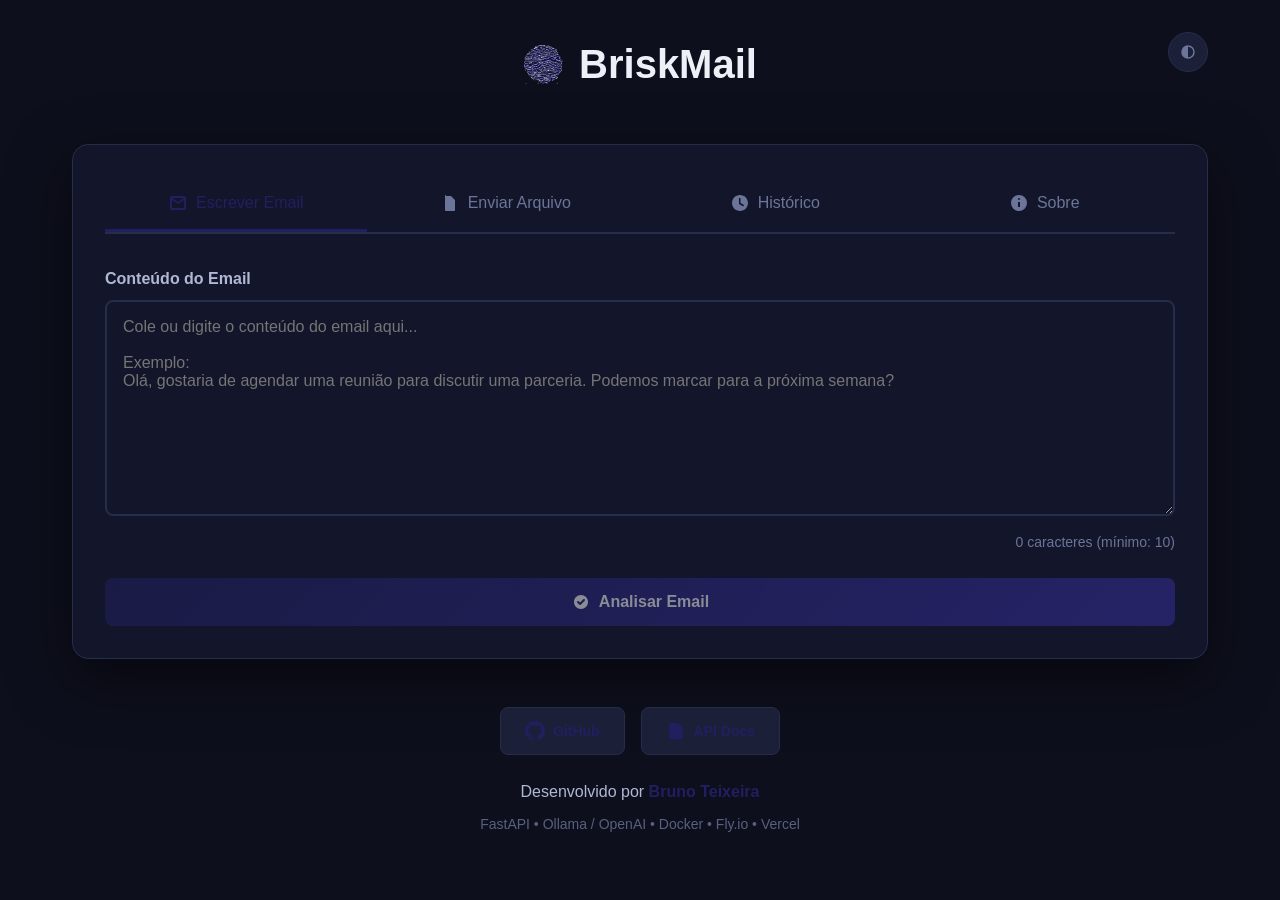
<file: frontend/index.html>
<!DOCTYPE html>
<html lang="pt-BR">
<head>
    <meta charset="UTF-8">
    <meta name="viewport" content="width=device-width, initial-scale=1.0">
    <title>BriskMail - Análise Inteligente de Emails com IA</title>
    <link rel="icon" type="image/png" href="assets/icon.png">
    <link rel="stylesheet" href="css/style.css">
</head>
<body>
    <div class="container">
        <!-- Header -->
        <header class="header">
            <button class="theme-toggle" id="themeToggle" aria-label="Alternar tema claro/escuro">
                <svg id="themeIcon" width="18" height="18" viewBox="0 0 24 24" fill="currentColor" aria-hidden="true">
                    <path d="M12 3a9 9 0 1 0 0 18A9 9 0 0 0 12 3zm0 2a7 7 0 0 1 0 14V5z"/>
                </svg>
            </button>
            <div class="logo">
                <img src="assets/icon.png" width="40" height="40" alt="BriskMail logo">
                <h1>BriskMail</h1>
            </div>
        </header>

        <!-- Main Content -->
        <main class="main-content">
            <!-- Input Section -->
            <section class="input-section">
                <div class="tabs" role="tablist">
                    <button class="tab active" data-tab="text" id="tab-text" role="tab" aria-selected="true" aria-controls="text-tab">
                        <svg width="20" height="20" viewBox="0 0 20 20" fill="currentColor" aria-hidden="true">
                            <path d="M2 5C2 3.89543 2.89543 3 4 3H16C17.1046 3 18 3.89543 18 5V15C18 16.1046 17.1046 17 16 17H4C2.89543 17 2 16.1046 2 15V5ZM4 7V15H16V7L10 11L4 7ZM16 5H4L10 9L16 5Z"/>
                        </svg>
                        Escrever Email
                    </button>
                    <button class="tab" data-tab="file" id="tab-file" role="tab" aria-selected="false" aria-controls="file-tab">
                        <svg width="20" height="20" viewBox="0 0 20 20" fill="currentColor" aria-hidden="true">
                            <path d="M6 2C5.44772 2 5 2.44772 5 3V17C5 17.5523 5.44772 18 6 18H14C14.5523 18 15 17.5523 15 17V7.41421C15 7.149 14.8946 6.89464 14.7071 6.70711L11.2929 3.29289C11.1054 3.10536 10.851 3 10.5858 3H6ZM10 4V7H13L10 4Z"/>
                        </svg>
                        Enviar Arquivo
                    </button>
                    <button class="tab" data-tab="history" id="tab-history" role="tab" aria-selected="false" aria-controls="history-tab">
                        <svg width="20" height="20" viewBox="0 0 20 20" fill="currentColor" aria-hidden="true">
                            <path d="M10 18C5.58172 18 2 14.4183 2 10C2 5.58172 5.58172 2 10 2C14.4183 2 18 5.58172 18 10C18 14.4183 14.4183 18 10 18ZM9 5V11L13.2 13.4L14 12L10.5 10V5H9Z"/>
                        </svg>
                        Histórico
                    </button>
                    <button class="tab" data-tab="about" id="tab-about" role="tab" aria-selected="false" aria-controls="about-tab">
                        <svg width="20" height="20" viewBox="0 0 20 20" fill="currentColor" aria-hidden="true">
                            <path d="M10 2a8 8 0 1 0 0 16A8 8 0 0 0 10 2zm0 3a1 1 0 1 1 0 2 1 1 0 0 1 0-2zm-1 4h2v5H9V9z"/>
                        </svg>
                        Sobre
                    </button>
                </div>

                <!-- Text Input -->
                <div class="tab-content active" id="text-tab" role="tabpanel" aria-labelledby="tab-text">
                    <div class="form-group">
                        <label for="emailText">Conteúdo do Email</label>
                        <textarea
                            id="emailText"
                            placeholder="Cole ou digite o conteúdo do email aqui...&#10;&#10;Exemplo:&#10;Olá, gostaria de agendar uma reunião para discutir uma parceria. Podemos marcar para a próxima semana?"
                            rows="10"
                        ></textarea>
                        <div class="char-count">
                            <span id="charCount">0</span> caracteres (mínimo: 10)
                        </div>
                    </div>
                    <button class="btn btn-primary" id="classifyTextBtn" disabled>
                        <svg width="20" height="20" viewBox="0 0 20 20" fill="currentColor" aria-hidden="true">
                            <path d="M10 3C6.13401 3 3 6.13401 3 10C3 13.866 6.13401 17 10 17C13.866 17 17 13.866 17 10C17 6.13401 13.866 3 10 3ZM13.7071 8.70711L9.70711 12.7071C9.31658 13.0976 8.68342 13.0976 8.29289 12.7071L6.29289 10.7071C5.90237 10.3166 5.90237 9.68342 6.29289 9.29289C6.68342 8.90237 7.31658 8.90237 7.70711 9.29289L9 10.5858L12.2929 7.29289C12.6834 6.90237 13.3166 6.90237 13.7071 7.29289C14.0976 7.68342 14.0976 8.31658 13.7071 8.70711Z"/>
                        </svg>
                        Analisar Email
                    </button>
                </div>

                <!-- File Upload -->
                <div class="tab-content" id="file-tab" role="tabpanel" aria-labelledby="tab-file">
                    <div class="upload-area" id="uploadArea" tabindex="0" role="button" aria-label="Área de upload. Pressione Enter ou Espaço para selecionar um arquivo">
                        <svg width="48" height="48" viewBox="0 0 48 48" fill="none" aria-hidden="true">
                            <path d="M24 14V34M24 14L18 20M24 14L30 20M14 34H34M8 40H40C41.1046 40 42 39.1046 42 38V10C42 8.89543 41.1046 8 40 8H8C6.89543 8 6 8.89543 6 10V38C6 39.1046 6.89543 40 8 40Z" stroke="currentColor" stroke-width="2" stroke-linecap="round"/>
                        </svg>
                        <p class="upload-text">Arraste um arquivo ou clique para selecionar</p>
                        <p class="upload-hint">Formatos aceitos: .txt, .eml, .pdf (máx. 5MB)</p>
                        <input type="file" id="fileInput" accept=".txt,.eml,.pdf" hidden>
                    </div>
                    <div class="selected-file" id="selectedFile"></div>
                    <button class="btn btn-primary" id="classifyFileBtn" disabled>
                        <svg width="20" height="20" viewBox="0 0 20 20" fill="currentColor" aria-hidden="true">
                            <path d="M10 3C6.13401 3 3 6.13401 3 10C3 13.866 6.13401 17 10 17C13.866 17 17 13.866 17 10C17 6.13401 13.866 3 10 3ZM13.7071 8.70711L9.70711 12.7071C9.31658 13.0976 8.68342 13.0976 8.29289 12.7071L6.29289 10.7071C5.90237 10.3166 5.90237 9.68342 6.29289 9.29289C6.68342 8.90237 7.31658 8.90237 7.70711 9.29289L9 10.5858L12.2929 7.29289C12.6834 6.90237 13.3166 6.90237 13.7071 7.29289C14.0976 7.68342 14.0976 8.31658 13.7071 8.70711Z"/>
                        </svg>
                        Analisar Arquivo
                    </button>
                </div>

                <!-- History Tab -->
                <div class="tab-content" id="history-tab" role="tabpanel" aria-labelledby="tab-history">
                    <div class="history-header">
                        <h3>Histórico de Classificações</h3>
                        <button class="btn-clear-history" id="clearHistoryBtn">
                            <svg width="16" height="16" viewBox="0 0 16 16" fill="currentColor" aria-hidden="true">
                                <path d="M5.5 5.5A.5.5 0 0 1 6 6v6a.5.5 0 0 1-1 0V6a.5.5 0 0 1 .5-.5zm2.5 0a.5.5 0 0 1 .5.5v6a.5.5 0 0 1-1 0V6a.5.5 0 0 1 .5-.5zm3 .5a.5.5 0 0 0-1 0v6a.5.5 0 0 0 1 0V6z"/>
                                <path fill-rule="evenodd" d="M14.5 3a1 1 0 0 1-1 1H13v9a2 2 0 0 1-2 2H5a2 2 0 0 1-2-2V4h-.5a1 1 0 0 1-1-1V2a1 1 0 0 1 1-1H6a1 1 0 0 1 1-1h2a1 1 0 0 1 1 1h3.5a1 1 0 0 1 1 1v1zM4.118 4 4 4.059V13a1 1 0 0 0 1 1h6a1 1 0 0 0 1-1V4.059L11.882 4H4.118zM2.5 3V2h11v1h-11z"/>
                            </svg>
                            Limpar Histórico
                        </button>
                    </div>
                    <div class="history-list" id="historyList">
                        <div class="empty-history">
                            <svg width="64" height="64" viewBox="0 0 64 64" fill="none" aria-hidden="true">
                                <path d="M32 56C45.2548 56 56 45.2548 56 32C56 18.7452 45.2548 8 32 8C18.7452 8 8 18.7452 8 32C8 45.2548 18.7452 56 32 56Z" stroke="currentColor" stroke-width="3" stroke-linecap="round"/>
                                <path d="M30 20V34L40 42" stroke="currentColor" stroke-width="3" stroke-linecap="round"/>
                            </svg>
                            <p>Nenhuma análise ainda</p>
                            <p class="empty-hint">Analise emails para ver o histórico aqui</p>
                        </div>
                    </div>
                </div>

                <!-- About Tab -->
                <div class="tab-content" id="about-tab" role="tabpanel" aria-labelledby="tab-about">

                    <!-- Hero -->
                    <div class="about-section about-hero">
                        <img src="assets/icon.png" width="48" height="48" alt="BriskMail logo" class="about-hero-logo">
                        <h2 class="about-hero-title">BriskMail</h2>
                        <p class="about-hero-description">
                            Envie um email por texto ou arquivo e receba em segundos um <strong>resumo inteligente</strong>,
                            a <strong>categoria</strong> e <strong>prioridade</strong> do email, e
                            <strong>sugestões de resposta contextuais</strong> geradas por IA —
                            tudo sem sair do navegador. Suporta português e inglês.
                        </p>
                    </div>

                    <!-- Como funciona -->
                    <div class="about-section">
                        <h3 class="about-section-title">Como funciona</h3>
                        <div class="about-steps">
                            <div class="about-step">
                                <div class="about-step-number">1</div>
                                <div class="about-step-body">
                                    <svg width="24" height="24" viewBox="0 0 20 20" fill="currentColor" aria-hidden="true" class="about-step-icon">
                                        <path d="M2 5C2 3.89543 2.89543 3 4 3H16C17.1046 3 18 3.89543 18 5V15C18 16.1046 17.1046 17 16 17H4C2.89543 17 2 16.1046 2 15V5ZM4 7V15H16V7L10 11L4 7ZM16 5H4L10 9L16 5Z"/>
                                    </svg>
                                    <p class="about-step-title">Envie o email</p>
                                    <p class="about-step-description">Escreva diretamente na aba de texto ou carregue um arquivo <code>.txt</code>, <code>.eml</code> ou <code>.pdf</code> de até 5 MB.</p>
                                </div>
                            </div>
                            <div class="about-step">
                                <div class="about-step-number">2</div>
                                <div class="about-step-body">
                                    <svg width="24" height="24" viewBox="0 0 20 20" fill="currentColor" aria-hidden="true" class="about-step-icon">
                                        <path d="M10 2a8 8 0 1 0 0 16A8 8 0 0 0 10 2zm0 3a1 1 0 1 1 0 2 1 1 0 0 1 0-2zm-1 4h2v5H9V9z"/>
                                    </svg>
                                    <p class="about-step-title">IA analisa</p>
                                    <p class="about-step-description">Um modelo de linguagem lê o email, identifica a categoria, avalia a prioridade e decide se é necessário responder.</p>
                                </div>
                            </div>
                            <div class="about-step">
                                <div class="about-step-number">3</div>
                                <div class="about-step-body">
                                    <svg width="24" height="24" viewBox="0 0 20 20" fill="currentColor" aria-hidden="true" class="about-step-icon">
                                        <path d="M10 3C6.13401 3 3 6.13401 3 10C3 13.866 6.13401 17 10 17C13.866 17 17 13.866 17 10C17 6.13401 13.866 3 10 3ZM13.7071 8.70711L9.70711 12.7071C9.31658 13.0976 8.68342 13.0976 8.29289 12.7071L6.29289 10.7071C5.90237 10.3166 5.90237 9.68342 6.29289 9.29289C6.68342 8.90237 7.31658 8.90237 7.70711 9.29289L9 10.5858L12.2929 7.29289C12.6834 6.90237 13.3166 6.90237 13.7071 7.29289C14.0976 7.68342 14.0976 8.31658 13.7071 8.70711Z"/>
                                    </svg>
                                    <p class="about-step-title">Veja o resultado</p>
                                    <p class="about-step-description">Receba o resumo, a categoria, a prioridade e sugestões de resposta prontas para copiar — tudo gerado a partir do contexto real do email.</p>
                                </div>
                            </div>
                        </div>
                    </div>

                    <!-- Stack tecnológico -->
                    <div class="about-section">
                        <h3 class="about-section-title">Tecnologias</h3>
                        <div class="about-stack">
                            <div class="about-stack-item">
                                <svg width="20" height="20" viewBox="0 0 24 24" fill="currentColor" aria-hidden="true" class="about-stack-icon">
                                    <path d="M12 2L2 7l10 5 10-5-10-5zM2 17l10 5 10-5M2 12l10 5 10-5"/>
                                </svg>
                                <div>
                                    <p class="about-stack-name">FastAPI</p>
                                    <p class="about-stack-description">Backend REST API em Python</p>
                                </div>
                            </div>
                            <div class="about-stack-item">
                                <svg width="20" height="20" viewBox="0 0 24 24" fill="currentColor" aria-hidden="true" class="about-stack-icon">
                                    <path d="M12 2a10 10 0 1 0 0 20A10 10 0 0 0 12 2zm0 3a1 1 0 1 1 0 2 1 1 0 0 1 0-2zm-1 4h2v8h-2z"/>
                                </svg>
                                <div>
                                    <p class="about-stack-name">Ollama / OpenAI</p>
                                    <p class="about-stack-description">Modelos de linguagem para análise de emails</p>
                                </div>
                            </div>
                            <div class="about-stack-item">
                                <svg width="20" height="20" viewBox="0 0 24 24" fill="currentColor" aria-hidden="true" class="about-stack-icon">
                                    <path d="M22 12.5c0-.28-.28-.5-.62-.5H20v-1.5A1.5 1.5 0 0 0 18.5 9H13V7h1.5A.5.5 0 0 0 15 6.5v-2a.5.5 0 0 0-.5-.5h-5a.5.5 0 0 0-.5.5v2a.5.5 0 0 0 .5.5H11v2H5.5A1.5 1.5 0 0 0 4 10.5V12H2.62c-.34 0-.62.22-.62.5v4c0 .28.28.5.62.5H4v.5A1.5 1.5 0 0 0 5.5 19h13a1.5 1.5 0 0 0 1.5-1.5V17h1.38c.34 0 .62-.22.62-.5v-4z"/>
                                </svg>
                                <div>
                                    <p class="about-stack-name">Docker</p>
                                    <p class="about-stack-description">Containerização do serviço</p>
                                </div>
                            </div>
                            <div class="about-stack-item">
                                <svg width="20" height="20" viewBox="0 0 24 24" fill="currentColor" aria-hidden="true" class="about-stack-icon">
                                    <path d="M3 3h18v18H3V3zm16 16V5H5v14h14z"/>
                                </svg>
                                <div>
                                    <p class="about-stack-name">Fly.io</p>
                                    <p class="about-stack-description">Hospedagem da API em produção</p>
                                </div>
                            </div>
                            <div class="about-stack-item">
                                <svg width="20" height="20" viewBox="0 0 24 24" fill="currentColor" aria-hidden="true" class="about-stack-icon">
                                    <path d="M12 2L1 21h22L12 2zm0 4l8.5 15h-17L12 6z"/>
                                </svg>
                                <div>
                                    <p class="about-stack-name">Vercel</p>
                                    <p class="about-stack-description">Hospedagem do frontend</p>
                                </div>
                            </div>
                            <div class="about-stack-item">
                                <svg width="20" height="20" viewBox="0 0 24 24" fill="currentColor" aria-hidden="true" class="about-stack-icon">
                                    <path d="M14 2H6a2 2 0 0 0-2 2v16a2 2 0 0 0 2 2h12a2 2 0 0 0 2-2V8l-6-6zm-1 1.5L18.5 9H13V3.5zM6 20V4h5v7h7v9H6z"/>
                                </svg>
                                <div>
                                    <p class="about-stack-name">Vanilla JS</p>
                                    <p class="about-stack-description">Interface leve, sem framework</p>
                                </div>
                            </div>
                        </div>
                    </div>

                    <!-- Autor -->
                    <div class="about-section about-author">
                        <svg width="48" height="48" viewBox="0 0 48 48" fill="none" aria-hidden="true" class="about-author-avatar">
                            <rect width="48" height="48" rx="24" fill="url(#gradient-author)"/>
                            <path d="M24 14a5 5 0 1 1 0 10 5 5 0 0 1 0-10zm0 12c7 0 12 3.13 12 7v1H12v-1c0-3.87 5-7 12-7z" fill="white"/>
                            <defs>
                                <linearGradient id="gradient-author" x1="0" y1="0" x2="48" y2="48">
                                    <stop stop-color="#211f60"/>
                                    <stop offset="1" stop-color="#3730a3"/>
                                </linearGradient>
                            </defs>
                        </svg>
                        <p class="about-author-label">Desenvolvido por</p>
                        <p class="about-author-name">Bruno Teixeira</p>
                        <div class="about-links">
                            <a href="https://github.com/Brunotlps/email-classifier" target="_blank" rel="noopener noreferrer" class="footer-btn">
                                <svg width="18" height="18" fill="currentColor" viewBox="0 0 24 24" aria-hidden="true">
                                    <path d="M12 0c-6.626 0-12 5.373-12 12 0 5.302 3.438 9.8 8.207 11.387.599.111.793-.261.793-.577v-2.234c-3.338.726-4.033-1.416-4.033-1.416-.546-1.387-1.333-1.756-1.333-1.756-1.089-.745.083-.729.083-.729 1.205.084 1.839 1.237 1.839 1.237 1.07 1.834 2.807 1.304 3.492.997.107-.775.418-1.305.762-1.604-2.665-.305-5.467-1.334-5.467-5.931 0-1.311.469-2.381 1.236-3.221-.124-.303-.535-1.524.117-3.176 0 0 1.008-.322 3.301 1.23.957-.266 1.983-.399 3.003-.404 1.02.005 2.047.138 3.006.404 2.291-1.552 3.297-1.23 3.297-1.23.653 1.653.242 2.874.118 3.176.77.84 1.235 1.911 1.235 3.221 0 4.609-2.807 5.624-5.479 5.921.43.372.823 1.102.823 2.222v3.293c0 .319.192.694.801.576 4.765-1.589 8.199-6.086 8.199-11.386 0-6.627-5.373-12-12-12z"/>
                                </svg>
                                GitHub
                            </a>
                            <a href="https://email-classifier-api.fly.dev/docs" target="_blank" rel="noopener noreferrer" class="footer-btn">
                                <svg width="18" height="18" fill="currentColor" viewBox="0 0 24 24" aria-hidden="true">
                                    <path d="M14 2H6a2 2 0 0 0-2 2v16a2 2 0 0 0 2 2h12a2 2 0 0 0 2-2V8l-6-6z"/>
                                    <path d="M14 2v6h6M16 13H8M16 17H8M10 9H8"/>
                                </svg>
                                API Docs
                            </a>
                        </div>
                    </div>

                </div>
            </section>

            <!-- Error Banner -->
            <div class="error-banner" id="errorBanner">
                <span id="errorMessage"></span>
                <button class="error-close" id="errorClose">&times;</button>
            </div>

            <!-- Loading Spinner -->
            <div class="loading" id="loading">
                <div class="spinner"></div>
                <p>Analisando email com IA...</p>
            </div>

            <!-- Result Section -->
            <section class="result-section" id="resultSection">
                <div class="result-card">
                    <div class="result-header">
                        <h2>Análise do Email</h2>
                        <span class="badge category-badge" id="categoryBadge"></span>
                    </div>

                    <div class="result-meta">
                        <span class="priority-tag" id="priorityTag"></span>
                        <span class="action-tag" id="actionTag"></span>
                    </div>

                    <div class="reasoning">
                        <h3>Resumo</h3>
                        <p id="summaryText"></p>
                    </div>

                    <!-- Suggestions -->
                    <div class="suggestions" id="suggestionsContainer"></div>
                </div>
            </section>
        </main>

        <!-- Footer -->
        <footer class="footer">
            <div class="footer-links">
                <a href="https://github.com/Brunotlps/email-classifier" target="_blank" rel="noopener noreferrer" class="footer-btn">
                    <svg width="20" height="20" fill="currentColor" viewBox="0 0 24 24" aria-hidden="true">
                        <path d="M12 0c-6.626 0-12 5.373-12 12 0 5.302 3.438 9.8 8.207 11.387.599.111.793-.261.793-.577v-2.234c-3.338.726-4.033-1.416-4.033-1.416-.546-1.387-1.333-1.756-1.333-1.756-1.089-.745.083-.729.083-.729 1.205.084 1.839 1.237 1.839 1.237 1.07 1.834 2.807 1.304 3.492.997.107-.775.418-1.305.762-1.604-2.665-.305-5.467-1.334-5.467-5.931 0-1.311.469-2.381 1.236-3.221-.124-.303-.535-1.524.117-3.176 0 0 1.008-.322 3.301 1.23.957-.266 1.983-.399 3.003-.404 1.02.005 2.047.138 3.006.404 2.291-1.552 3.297-1.23 3.297-1.23.653 1.653.242 2.874.118 3.176.77.84 1.235 1.911 1.235 3.221 0 4.609-2.807 5.624-5.479 5.921.43.372.823 1.102.823 2.222v3.293c0 .319.192.694.801.576 4.765-1.589 8.199-6.086 8.199-11.386 0-6.627-5.373-12-12-12z"/>
                    </svg>
                    GitHub
                </a>

                <a href="https://email-classifier-api.fly.dev/docs" target="_blank" rel="noopener noreferrer" class="footer-btn">
                    <svg width="20" height="20" fill="currentColor" viewBox="0 0 24 24" aria-hidden="true">
                        <path d="M14 2H6a2 2 0 0 0-2 2v16a2 2 0 0 0 2 2h12a2 2 0 0 0 2-2V8l-6-6z"/>
                        <path d="M14 2v6h6M16 13H8M16 17H8M10 9H8"/>
                    </svg>
                    API Docs
                </a>
            </div>
            
            <p>Desenvolvido por <a href="https://github.com/Brunotlps" target="_blank" rel="noopener noreferrer">Bruno Teixeira</a></p>
            <p class="tech-stack">FastAPI • Ollama / OpenAI • Docker • Fly.io • Vercel</p>
        </footer>
    </div>

    <script src="js/app.js"></script>
</body>
</html>
</file>
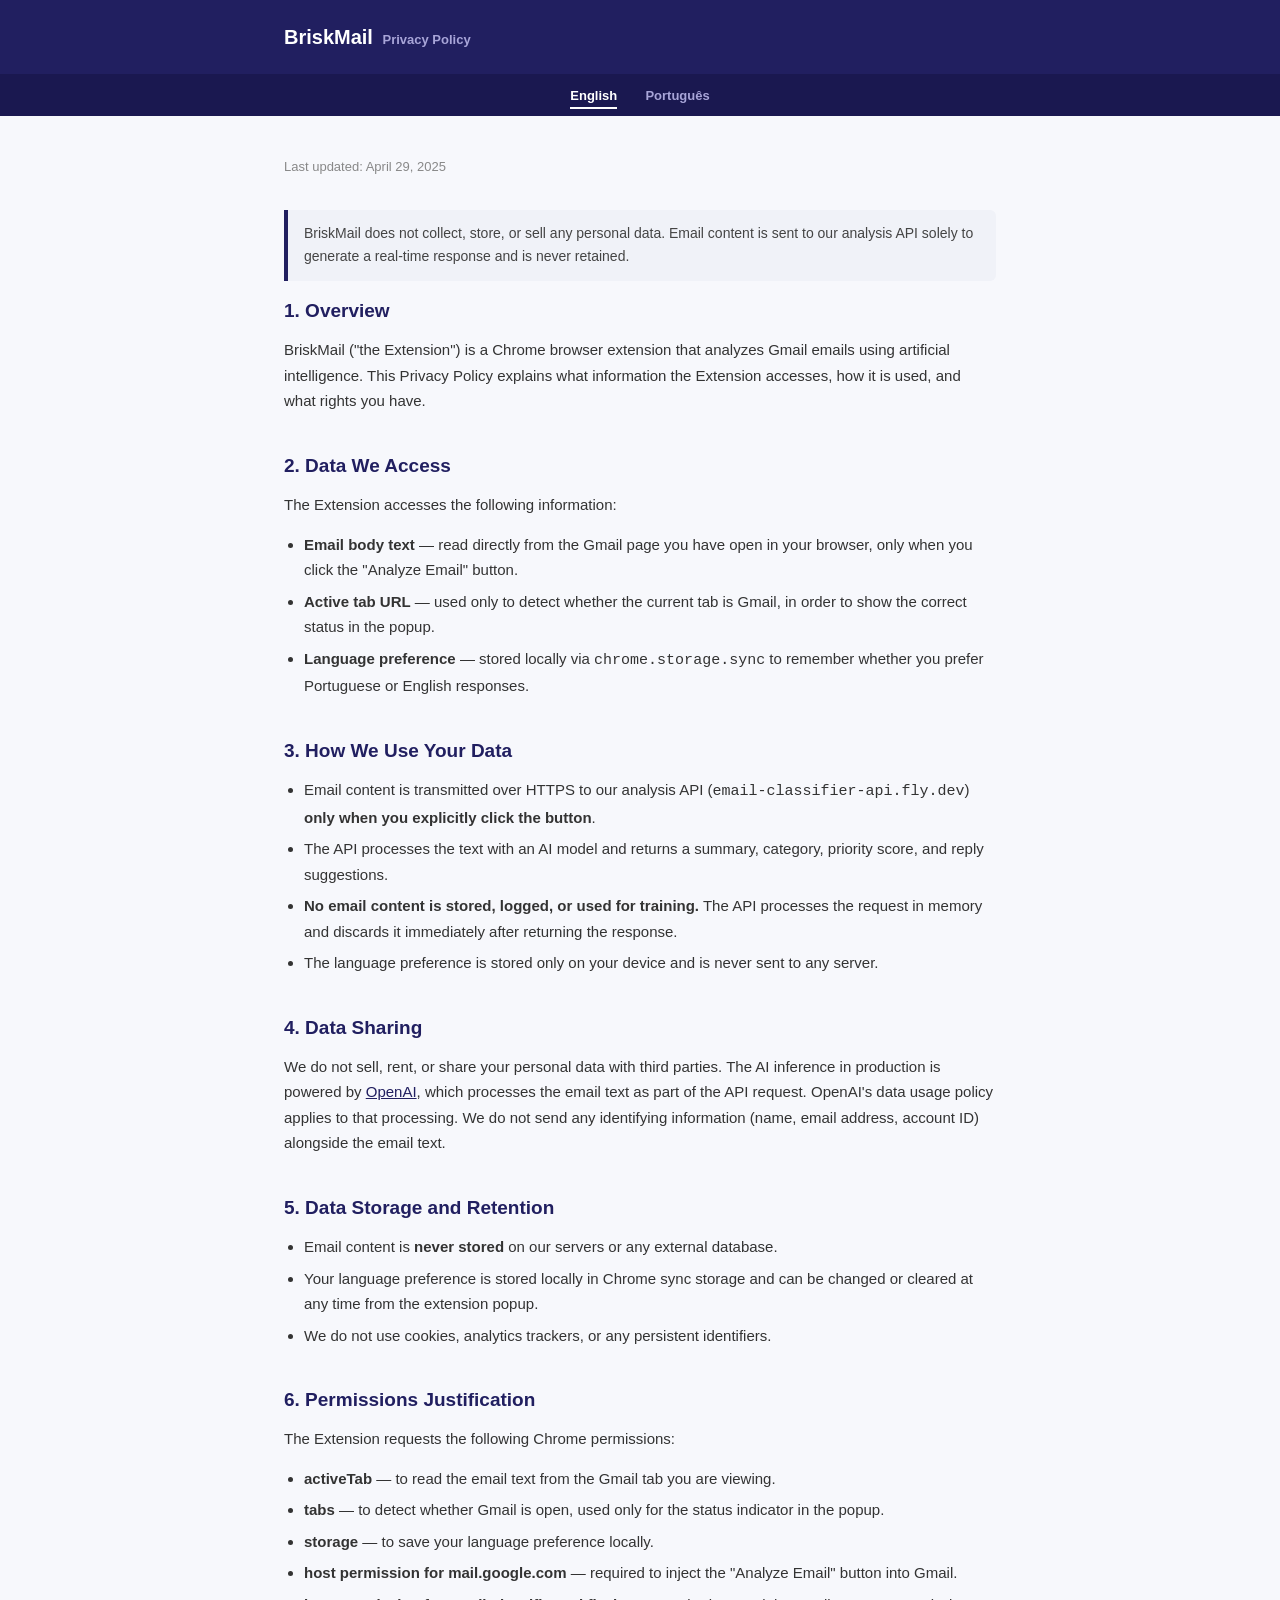
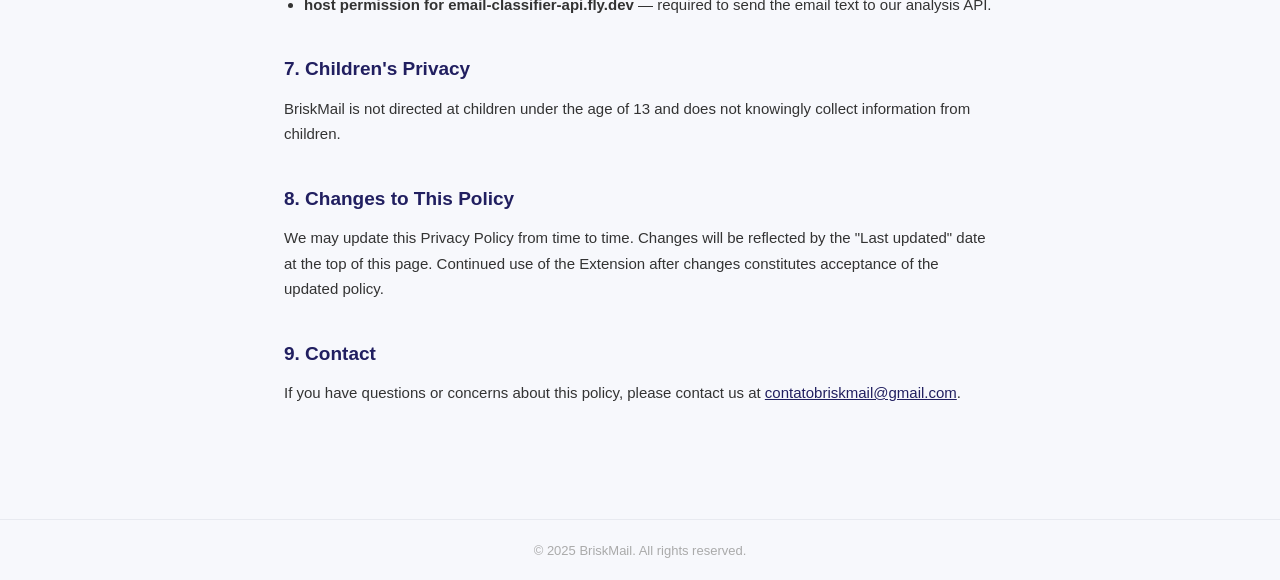
<file: frontend/privacy.html>
<!DOCTYPE html>
<html lang="en">
<head>
  <meta charset="UTF-8">
  <meta name="viewport" content="width=device-width, initial-scale=1.0">
  <title>Privacy Policy — BriskMail</title>
  <style>
    *, *::before, *::after { box-sizing: border-box; margin: 0; padding: 0; }

    body {
      font-family: 'Google Sans', Roboto, Arial, sans-serif;
      font-size: 15px;
      line-height: 1.7;
      color: #333;
      background: #f7f8fc;
    }

    header {
      background: #211f60;
      padding: 20px 0;
    }

    .header-inner {
      max-width: 760px;
      margin: 0 auto;
      padding: 0 24px;
      display: flex;
      align-items: center;
      gap: 14px;
    }

    .header-inner img {
      width: 40px;
      height: 40px;
      border-radius: 50%;
    }

    .header-inner h1 {
      font-size: 20px;
      font-weight: 700;
      color: #fff;
    }

    .header-inner span {
      font-size: 13px;
      color: #a8a5d8;
      margin-left: 4px;
    }

    .lang-bar {
      background: #1a1850;
      padding: 8px 0;
      text-align: center;
    }

    .lang-bar a {
      color: #a8a5d8;
      text-decoration: none;
      font-size: 13px;
      font-weight: 600;
      margin: 0 12px;
      padding: 4px 0;
      border-bottom: 2px solid transparent;
      transition: color 0.15s, border-color 0.15s;
    }

    .lang-bar a:hover,
    .lang-bar a.active {
      color: #fff;
      border-bottom-color: #fff;
    }

    main {
      max-width: 760px;
      margin: 40px auto;
      padding: 0 24px 60px;
    }

    .doc { display: none; }
    .doc.visible { display: block; }

    .updated {
      font-size: 13px;
      color: #888;
      margin-bottom: 32px;
    }

    h2 {
      font-size: 19px;
      font-weight: 700;
      color: #211f60;
      margin: 36px 0 10px;
    }

    h2:first-of-type { margin-top: 0; }

    p { margin-bottom: 14px; }

    ul {
      margin: 0 0 14px 20px;
    }

    ul li { margin-bottom: 6px; }

    .highlight {
      background: #f0f2f8;
      border-left: 4px solid #211f60;
      border-radius: 0 6px 6px 0;
      padding: 12px 16px;
      margin-bottom: 14px;
      font-size: 14px;
      color: #444;
    }

    a { color: #211f60; }

    footer {
      text-align: center;
      padding: 20px;
      font-size: 13px;
      color: #aaa;
      border-top: 1px solid #e8eaf0;
    }
  </style>
</head>
<body>

<header>
  <div class="header-inner">
    <h1>BriskMail <span>Privacy Policy</span></h1>
  </div>
</header>

<div class="lang-bar">
  <a href="#" class="active" onclick="setLang('en', this); return false;">English</a>
  <a href="#" onclick="setLang('pt', this); return false;">Português</a>
</div>

<main>

  <!-- ══════════════════════════════════════════════
       ENGLISH
  ══════════════════════════════════════════════ -->
  <div id="doc-en" class="doc visible">
    <p class="updated">Last updated: April 29, 2025</p>

    <div class="highlight">
      BriskMail does not collect, store, or sell any personal data. Email content is sent to our analysis API solely to generate a real-time response and is never retained.
    </div>

    <h2>1. Overview</h2>
    <p>BriskMail ("the Extension") is a Chrome browser extension that analyzes Gmail emails using artificial intelligence. This Privacy Policy explains what information the Extension accesses, how it is used, and what rights you have.</p>

    <h2>2. Data We Access</h2>
    <p>The Extension accesses the following information:</p>
    <ul>
      <li><strong>Email body text</strong> — read directly from the Gmail page you have open in your browser, only when you click the "Analyze Email" button.</li>
      <li><strong>Active tab URL</strong> — used only to detect whether the current tab is Gmail, in order to show the correct status in the popup.</li>
      <li><strong>Language preference</strong> — stored locally via <code>chrome.storage.sync</code> to remember whether you prefer Portuguese or English responses.</li>
    </ul>

    <h2>3. How We Use Your Data</h2>
    <ul>
      <li>Email content is transmitted over HTTPS to our analysis API (<code>email-classifier-api.fly.dev</code>) <strong>only when you explicitly click the button</strong>.</li>
      <li>The API processes the text with an AI model and returns a summary, category, priority score, and reply suggestions.</li>
      <li><strong>No email content is stored, logged, or used for training.</strong> The API processes the request in memory and discards it immediately after returning the response.</li>
      <li>The language preference is stored only on your device and is never sent to any server.</li>
    </ul>

    <h2>4. Data Sharing</h2>
    <p>We do not sell, rent, or share your personal data with third parties. The AI inference in production is powered by <a href="https://openai.com/policies/privacy-policy" target="_blank" rel="noopener">OpenAI</a>, which processes the email text as part of the API request. OpenAI's data usage policy applies to that processing. We do not send any identifying information (name, email address, account ID) alongside the email text.</p>

    <h2>5. Data Storage and Retention</h2>
    <ul>
      <li>Email content is <strong>never stored</strong> on our servers or any external database.</li>
      <li>Your language preference is stored locally in Chrome sync storage and can be changed or cleared at any time from the extension popup.</li>
      <li>We do not use cookies, analytics trackers, or any persistent identifiers.</li>
    </ul>

    <h2>6. Permissions Justification</h2>
    <p>The Extension requests the following Chrome permissions:</p>
    <ul>
      <li><strong>activeTab</strong> — to read the email text from the Gmail tab you are viewing.</li>
      <li><strong>tabs</strong> — to detect whether Gmail is open, used only for the status indicator in the popup.</li>
      <li><strong>storage</strong> — to save your language preference locally.</li>
      <li><strong>host permission for mail.google.com</strong> — required to inject the "Analyze Email" button into Gmail.</li>
      <li><strong>host permission for email-classifier-api.fly.dev</strong> — required to send the email text to our analysis API.</li>
    </ul>

    <h2>7. Children's Privacy</h2>
    <p>BriskMail is not directed at children under the age of 13 and does not knowingly collect information from children.</p>

    <h2>8. Changes to This Policy</h2>
    <p>We may update this Privacy Policy from time to time. Changes will be reflected by the "Last updated" date at the top of this page. Continued use of the Extension after changes constitutes acceptance of the updated policy.</p>

    <h2>9. Contact</h2>
    <p>If you have questions or concerns about this policy, please contact us at <a href="mailto:contatobriskmail@gmail.com">contatobriskmail@gmail.com</a>.</p>
  </div>

  <!-- ══════════════════════════════════════════════
       PORTUGUÊS
  ══════════════════════════════════════════════ -->
  <div id="doc-pt" class="doc">
    <p class="updated">Última atualização: 29 de abril de 2025</p>

    <div class="highlight">
      O BriskMail não coleta, armazena nem vende nenhum dado pessoal. O conteúdo do email é enviado à nossa API de análise apenas para gerar uma resposta em tempo real e nunca é retido.
    </div>

    <h2>1. Visão Geral</h2>
    <p>O BriskMail ("a Extensão") é uma extensão do Chrome que analisa emails do Gmail usando inteligência artificial. Esta Política de Privacidade explica quais informações a Extensão acessa, como elas são usadas e quais são seus direitos.</p>

    <h2>2. Dados que Acessamos</h2>
    <p>A Extensão acessa as seguintes informações:</p>
    <ul>
      <li><strong>Texto do corpo do email</strong> — lido diretamente da página do Gmail aberta no seu navegador, somente quando você clica no botão "Analisar Email".</li>
      <li><strong>URL da aba ativa</strong> — usada apenas para detectar se a aba atual é o Gmail, a fim de exibir o status correto no popup.</li>
      <li><strong>Preferência de idioma</strong> — armazenada localmente via <code>chrome.storage.sync</code> para lembrar se você prefere respostas em português ou inglês.</li>
    </ul>

    <h2>3. Como Usamos seus Dados</h2>
    <ul>
      <li>O conteúdo do email é transmitido via HTTPS para nossa API de análise (<code>email-classifier-api.fly.dev</code>) <strong>somente quando você clica explicitamente no botão</strong>.</li>
      <li>A API processa o texto com um modelo de IA e retorna um resumo, categoria, pontuação de prioridade e sugestões de resposta.</li>
      <li><strong>Nenhum conteúdo de email é armazenado, registrado ou usado para treinamento.</strong> A API processa a requisição em memória e descarta o texto imediatamente após retornar a resposta.</li>
      <li>A preferência de idioma é armazenada apenas no seu dispositivo e nunca é enviada a nenhum servidor.</li>
    </ul>

    <h2>4. Compartilhamento de Dados</h2>
    <p>Não vendemos, alugamos nem compartilhamos seus dados pessoais com terceiros. A inferência de IA em produção é realizada pela <a href="https://openai.com/policies/privacy-policy" target="_blank" rel="noopener">OpenAI</a>, que processa o texto do email como parte da requisição à API. A política de uso de dados da OpenAI se aplica a esse processamento. Não enviamos nenhuma informação identificável (nome, endereço de email, ID de conta) junto com o texto do email.</p>

    <h2>5. Armazenamento e Retenção de Dados</h2>
    <ul>
      <li>O conteúdo do email <strong>nunca é armazenado</strong> em nossos servidores ou em qualquer banco de dados externo.</li>
      <li>Sua preferência de idioma é armazenada localmente no Chrome sync storage e pode ser alterada ou removida a qualquer momento pelo popup da extensão.</li>
      <li>Não utilizamos cookies, rastreadores de analytics ou identificadores persistentes.</li>
    </ul>

    <h2>6. Justificativa de Permissões</h2>
    <p>A Extensão solicita as seguintes permissões do Chrome:</p>
    <ul>
      <li><strong>activeTab</strong> — para ler o texto do email na aba do Gmail que você está visualizando.</li>
      <li><strong>tabs</strong> — para detectar se o Gmail está aberto, usado apenas para o indicador de status no popup.</li>
      <li><strong>storage</strong> — para salvar sua preferência de idioma localmente.</li>
      <li><strong>host permission para mail.google.com</strong> — necessária para injetar o botão "Analisar Email" no Gmail.</li>
      <li><strong>host permission para email-classifier-api.fly.dev</strong> — necessária para enviar o texto do email à nossa API de análise.</li>
    </ul>

    <h2>7. Privacidade de Crianças</h2>
    <p>O BriskMail não é direcionado a crianças menores de 13 anos e não coleta intencionalmente informações de crianças.</p>

    <h2>8. Alterações nesta Política</h2>
    <p>Podemos atualizar esta Política de Privacidade periodicamente. As alterações serão refletidas pela data de "Última atualização" no topo desta página. O uso continuado da Extensão após alterações constitui aceitação da política atualizada.</p>

    <h2>9. Contato</h2>
    <p>Se você tiver dúvidas ou preocupações sobre esta política, entre em contato pelo email <a href="mailto:contatobriskmail@gmail.com">contatobriskmail@gmail.com</a>.</p>
  </div>

</main>

<footer>
  &copy; 2025 BriskMail. All rights reserved.
</footer>

<script>
  function setLang(lang, el) {
    document.querySelectorAll('.doc').forEach(d => d.classList.remove('visible'));
    document.getElementById('doc-' + lang).classList.add('visible');
    document.querySelectorAll('.lang-bar a').forEach(a => a.classList.remove('active'));
    el.classList.add('active');
  }
</script>

</body>
</html>
</file>
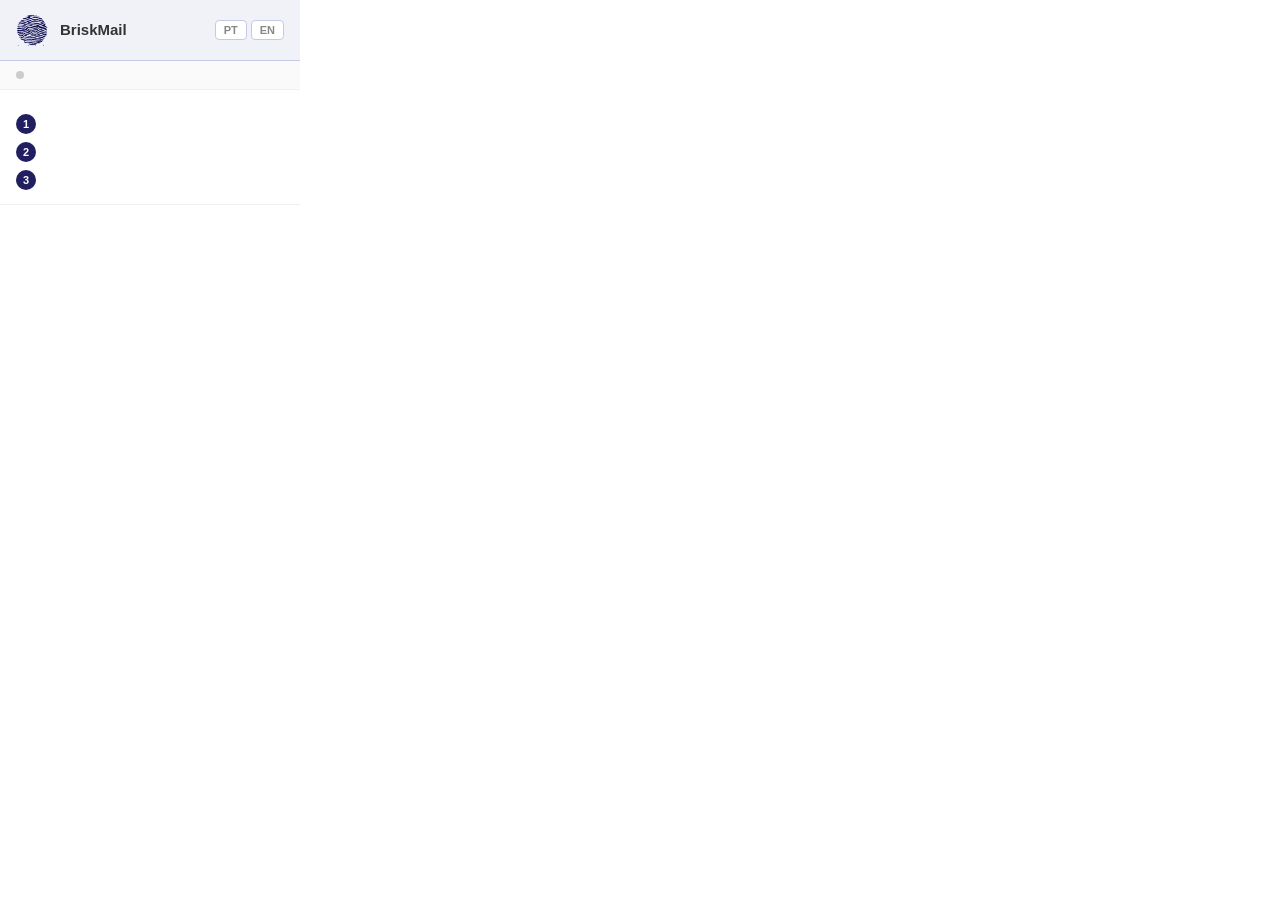
<file: extension/popup/popup.html>
<!DOCTYPE html>
<html lang="pt-BR">
<head>
  <meta charset="UTF-8">
  <title>BriskMail</title>
  <link rel="stylesheet" href="popup.css">
</head>
<body>
  <header class="header">
    <img class="header-logo" src="../assets/icon48.png" alt="">
    <div class="header-text">
      <div class="header-title">BriskMail</div>
      <div class="header-subtitle" id="headerSubtitle"></div>
    </div>
    <div class="lang-toggle">
      <button class="lang-btn" id="langPt">PT</button>
      <button class="lang-btn" id="langEn">EN</button>
    </div>
  </header>

  <div class="status-bar">
    <span class="status-dot" id="statusDot"></span>
    <span class="status-label" id="statusLabel"></span>
  </div>

  <section class="section">
    <div class="section-title" id="howToTitle"></div>
    <ol class="steps">
      <li class="step">
        <span class="step-num">1</span>
        <span class="step-text" id="step1"></span>
      </li>
      <li class="step">
        <span class="step-num">2</span>
        <span class="step-text" id="step2"></span>
      </li>
      <li class="step">
        <span class="step-num">3</span>
        <span class="step-text" id="step3"></span>
      </li>
    </ol>
  </section>

  <footer class="footer">
    <a class="footer-link" href="https://email-classifier-ruddy.vercel.app" target="_blank" id="webLink"></a>
  </footer>

  <script src="popup.js"></script>
</body>
</html>
</file>
<file: frontend/css/style.css>
/* Reset e variáveis */
* {
    margin: 0;
    padding: 0;
    box-sizing: border-box;
}

:root {
    /* BriskMail Navy Theme */
    --primary: #211f60;
    --primary-dark: #1a1850;
    --secondary: #3730a3;
    --success: #34d399;
    --danger: #f87171;
    --warning: #fbbf24;

    /* Dark Navy Background Colors */
    --bg-primary: #0d0f1c;
    --bg-secondary: #13162a;
    --bg-tertiary: #1b2038;
    --bg-card: #13162a;

    /* Neutral Text Colors */
    --text-primary: #eef0f8;
    --text-secondary: #b0b8d4;
    --text-muted: #6b7599;

    /* Border Colors */
    --border-color: #252d4a;
    --border-hover: #333d61;
}

[data-theme="light"] {
    --bg-primary: #f5f0ea;
    --bg-secondary: #ece7e0;
    --bg-tertiary: #e3ddd5;
    --bg-card: #ece7e0;
    --text-primary: #1c1410;
    --text-secondary: #4a3f35;
    --text-muted: #7a6f65;
    --border-color: #d0c9c0;
    --border-hover: #bcb5ac;
}

[data-theme="light"] .main-content {
    box-shadow: 0 20px 60px rgba(0, 0, 0, 0.08);
}

body {
    font-family: -apple-system, BlinkMacSystemFont, 'Segoe UI', Roboto, 'Helvetica Neue', Arial, sans-serif;
    background: var(--bg-primary);
    min-height: 100vh;
    color: var(--text-primary);
    line-height: 1.6;
}

.container {
    max-width: 1200px;
    margin: 0 auto;
    padding: 2rem;
}

/* Header */
.header {
    text-align: center;
    margin-bottom: 3rem;
    color: var(--text-primary);
    position: relative;
}

.theme-toggle {
    position: absolute;
    top: 0;
    right: 0;
    display: flex;
    align-items: center;
    justify-content: center;
    width: 2.5rem;
    height: 2.5rem;
    background: var(--bg-tertiary);
    border: 1px solid var(--border-color);
    border-radius: 50%;
    cursor: pointer;
    color: var(--text-muted);
    transition: all 0.3s;
}

.theme-toggle:hover {
    border-color: var(--primary);
    color: var(--primary);
    transform: rotate(20deg);
}

.logo {
    display: flex;
    align-items: center;
    justify-content: center;
    gap: 1rem;
    margin-bottom: 0.5rem;
}

.logo h1 {
    font-size: 2.5rem;
    font-weight: 700;
}

.subtitle {
    font-size: 1.125rem;
    opacity: 0.9;
}

/* Main Content */
.main-content {
    background: var(--bg-card);
    border: 1px solid var(--border-color);
    border-radius: 1rem;
    box-shadow: 0 20px 60px rgba(0, 0, 0, 0.5);
    padding: 2rem;
    animation: fadeIn 0.5s ease;
}

@keyframes fadeIn {
    from { opacity: 0; transform: translateY(20px); }
    to { opacity: 1; transform: translateY(0); }
}

/* Maintenance Banner */
.maintenance-banner {
    display: flex;
    align-items: center;
    gap: 0.875rem;
    margin-bottom: 2rem;
    padding: 1rem 1.25rem;
    background: rgba(251, 191, 36, 0.08);
    border: 1px solid rgba(251, 191, 36, 0.4);
    border-radius: 0.5rem;
    animation: fadeIn 0.3s ease;
}

.maintenance-icon {
    color: var(--warning);
    flex-shrink: 0;
}

.maintenance-text {
    display: flex;
    flex-direction: column;
    gap: 0.2rem;
    flex: 1;
    min-width: 0;
}

.maintenance-text strong {
    color: var(--warning);
    font-size: 0.9375rem;
}

.maintenance-text span {
    color: var(--text-secondary);
    font-size: 0.875rem;
    line-height: 1.5;
}

.maintenance-link {
    flex-shrink: 0;
    font-size: 0.8125rem;
    font-weight: 600;
    color: var(--warning);
    text-decoration: none;
    white-space: nowrap;
    opacity: 0.85;
    transition: opacity 0.2s;
}

.maintenance-link:hover {
    opacity: 1;
    text-decoration: underline;
}

@media (max-width: 600px) {
    .maintenance-banner {
        flex-direction: column;
        align-items: flex-start;
    }

    .maintenance-link {
        align-self: flex-end;
    }
}

/* Tabs */
.tabs {
    display: flex;
    gap: 0.5rem;
    margin-bottom: 2rem;
    border-bottom: 2px solid var(--border-color);
}

.tab {
    flex: 1;
    display: flex;
    align-items: center;
    justify-content: center;
    gap: 0.5rem;
    padding: 1rem;
    background: none;
    border: none;
    border-bottom: 3px solid transparent;
    cursor: pointer;
    font-size: 1rem;
    font-weight: 500;
    color: var(--text-muted);
    transition: all 0.3s;
}

.tab:hover {
    color: var(--primary);
    background: var(--bg-tertiary);
}

.tab.active {
    color: var(--primary);
    border-bottom-color: var(--primary);
}

.tab-content {
    display: none;
}

.tab-content.active {
    display: block;
    animation: fadeIn 0.3s ease;
}

/* Form Elements */
.form-group {
    margin-bottom: 1.5rem;
}

label {
    display: block;
    font-weight: 600;
    margin-bottom: 0.5rem;
    color: var(--text-secondary);
}

textarea {
    width: 100%;
    padding: 1rem;
    border: 2px solid var(--border-color);
    border-radius: 0.5rem;
    font-family: inherit;
    font-size: 1rem;
    resize: vertical;
    transition: border-color 0.3s;
    background: var(--bg-secondary);
    color: var(--text-primary);
}

textarea:focus {
    outline: none;
    border-color: var(--primary);
}

.char-count {
    text-align: right;
    font-size: 0.875rem;
    color: var(--text-muted);
    margin-top: 0.5rem;
}

/* Upload Area */
.upload-area {
    border: 3px dashed var(--border-color);
    border-radius: 0.75rem;
    padding: 3rem 2rem;
    text-align: center;
    cursor: pointer;
    transition: all 0.3s;
    background: var(--bg-secondary);
}

.upload-area:hover {
    border-color: var(--primary);
    background: var(--bg-tertiary);
}

.upload-area svg {
    color: var(--text-muted);
    margin-bottom: 1rem;
}

.upload-text {
    font-size: 1.125rem;
    font-weight: 600;
    color: var(--text-secondary);
    margin-bottom: 0.5rem;
}

.upload-hint {
    font-size: 0.875rem;
    color: var(--text-muted);
}

.selected-file {
    margin: 1rem 0;
    padding: 1rem;
    background: var(--bg-tertiary);
    border-radius: 0.5rem;
    display: none;
}

.selected-file.show {
    display: block;
}

/* Buttons */
.btn {
    display: inline-flex;
    align-items: center;
    justify-content: center;
    gap: 0.5rem;
    padding: 0.875rem 2rem;
    border: none;
    border-radius: 0.5rem;
    font-size: 1rem;
    font-weight: 600;
    cursor: pointer;
    transition: all 0.3s;
    width: 100%;
}

.btn-primary {
    background: linear-gradient(135deg, var(--primary) 0%, var(--secondary) 100%);
    color: white;
}

.btn-primary:hover:not(:disabled) {
    transform: translateY(-2px);
    box-shadow: 0 10px 20px rgba(33, 31, 96, 0.3);
}

.btn:disabled {
    opacity: 0.5;
    cursor: not-allowed;
}

/* Error Banner */
.error-banner {
    display: none;
    align-items: center;
    justify-content: space-between;
    gap: 1rem;
    margin-top: 1.5rem;
    padding: 1rem 1.25rem;
    background: rgba(248, 113, 113, 0.1);
    border: 1px solid var(--danger);
    border-radius: 0.5rem;
    color: var(--danger);
    font-size: 0.9375rem;
}

.error-banner.show {
    display: flex;
    animation: fadeIn 0.2s ease;
}

.error-close {
    flex-shrink: 0;
    background: none;
    border: none;
    color: var(--danger);
    font-size: 1.25rem;
    line-height: 1;
    cursor: pointer;
    padding: 0 0.25rem;
    opacity: 0.7;
    transition: opacity 0.2s;
}

.error-close:hover {
    opacity: 1;
}

/* Loading */
.loading {
    display: none;
    text-align: center;
    padding: 3rem 0;
}

.loading.show {
    display: block;
    animation: fadeIn 0.3s ease;
}

.spinner {
    width: 50px;
    height: 50px;
    margin: 0 auto 1rem;
    border: 4px solid var(--border-color);
    border-top-color: var(--primary);
    border-radius: 50%;
    animation: spin 1s linear infinite;
}

@keyframes spin {
    to { transform: rotate(360deg); }
}

/* Result Section */
.result-section {
    display: none;
    margin-top: 2rem;
}

.result-section.show {
    display: block;
    animation: fadeIn 0.5s ease;
}

.result-card {
    background: var(--bg-secondary);
    border: 1px solid var(--border-color);
    border-radius: 0.75rem;
    padding: 2rem;
}

.result-header {
    display: flex;
    justify-content: space-between;
    align-items: center;
    margin-bottom: 2rem;
}

.result-header h2 {
    font-size: 1.5rem;
    color: var(--text-primary);
}

.badge {
    padding: 0.5rem 1rem;
    border-radius: 2rem;
    font-size: 0.875rem;
    font-weight: 700;
    text-transform: uppercase;
}

.badge.produtivo {
    background: var(--success);
    color: white;
}

.badge.improdutivo {
    background: var(--danger);
    color: white;
}

/* Confidence Bar */
.confidence-bar {
    margin-bottom: 2rem;
}

.confidence-label {
    display: flex;
    justify-content: space-between;
    margin-bottom: 0.5rem;
    font-weight: 600;
    color: var(--text-secondary);
}

.progress-bar {
    height: 1rem;
    background: var(--bg-tertiary);
    border-radius: 0.5rem;
    overflow: hidden;
}

.progress-fill {
    height: 100%;
    background: linear-gradient(90deg, var(--primary), var(--secondary));
    transition: width 1s ease, background 0.5s ease;
    border-radius: 0.5rem;
}

.progress-fill.confidence-high {
    background: linear-gradient(90deg, var(--success), #6ee7b7);
}

.progress-fill.confidence-medium {
    background: linear-gradient(90deg, var(--warning), #fde68a);
}

.progress-fill.confidence-low {
    background: linear-gradient(90deg, var(--danger), #fca5a5);
}

/* Reasoning */
.reasoning {
    background: var(--bg-tertiary);
    padding: 1.5rem;
    border-radius: 0.5rem;
    margin-bottom: 1.5rem;
    border: 1px solid var(--border-color);
}

.reasoning h3 {
    color: var(--text-secondary);
    margin-bottom: 0.75rem;
}

.reasoning p {
    color: var(--text-muted);
}

/* Suggestions */
.suggestions h3 {
    color: var(--text-secondary);
    margin-bottom: 1rem;
}

.suggestion-card {
    background: var(--bg-tertiary);
    padding: 1.5rem;
    border-radius: 0.5rem;
    margin-bottom: 1rem;
    border: 1px solid var(--border-color);
    border-left: 4px solid var(--primary);
}

.suggestion-header {
    display: flex;
    justify-content: space-between;
    align-items: center;
    margin-bottom: 0.75rem;
}

.suggestion-title {
    font-weight: 600;
    color: var(--text-primary);
}

.suggestion-actions {
    display: flex;
    align-items: center;
    gap: 0.5rem;
}

.suggestion-tone {
    padding: 0.25rem 0.75rem;
    background: var(--primary);
    color: var(--bg-primary);
    border-radius: 1rem;
    font-size: 0.75rem;
    font-weight: 600;
}

.btn-copy {
    display: flex;
    align-items: center;
    justify-content: center;
    padding: 0.3rem;
    background: none;
    border: 1px solid var(--border-color);
    border-radius: 0.375rem;
    color: var(--text-muted);
    cursor: pointer;
    transition: all 0.2s;
}

.btn-copy:hover {
    border-color: var(--primary);
    color: var(--primary);
}

.btn-copy.copied {
    border-color: var(--success);
    color: var(--success);
}

.suggestions-empty {
    color: var(--text-muted);
    font-size: 0.9375rem;
    padding: 0.75rem 0;
}

.suggestion-content {
    color: var(--text-muted);
    line-height: 1.6;
}

/* Footer */
.footer {
    text-align: center;
    margin-top: 3rem;
    color: var(--text-secondary);
}

.footer a {
    color: var(--primary);
    text-decoration: none;
    font-weight: 600;
    transition: color 0.3s;
}

.footer a:hover {
    color: var(--secondary);
    text-decoration: underline;
}

.tech-stack {
    margin-top: 0.5rem;
    opacity: 0.8;
    font-size: 0.875rem;
    color: var(--text-muted);
}

/* Responsive */
@media (max-width: 768px) {
    .container {
        padding: 1rem;
    }

    .logo h1 {
        font-size: 2rem;
    }

    .main-content {
        padding: 1.5rem;
    }

    .tabs {
        flex-direction: column;
    }

    .result-header {
        flex-direction: column;
        gap: 1rem;
        align-items: flex-start;
    }
}

/* Footer Links */
.footer-links {
    display: flex;
    gap: 1rem;
    justify-content: center;
    margin-bottom: 1.5rem;
}

.footer-btn {
    display: inline-flex;
    align-items: center;
    gap: 0.5rem;
    padding: 0.75rem 1.5rem;
    background: var(--bg-tertiary);
    border: 1px solid var(--border-color);
    border-radius: 0.5rem;
    color: var(--text-primary);
    text-decoration: none;
    font-weight: 500;
    font-size: 0.875rem;
    transition: all 0.3s;
}

.footer-btn:hover {
    background: var(--bg-secondary);
    border-color: var(--primary);
    color: var(--primary);
    transform: translateY(-2px);
}

.footer-btn svg {
    transition: transform 0.3s;
}

.footer-btn:hover svg {
    transform: scale(1.1);
}

/* History Tab */
.history-header {
    display: flex;
    justify-content: space-between;
    align-items: center;
    margin-bottom: 1.5rem;
}

.history-header h3 {
    color: var(--text-primary);
    font-size: 1.25rem;
}

.btn-clear-history {
    display: flex;
    align-items: center;
    gap: 0.5rem;
    padding: 0.5rem 1rem;
    background: transparent;
    border: 1px solid var(--danger);
    border-radius: 0.5rem;
    color: var(--danger);
    font-size: 0.875rem;
    font-weight: 500;
    cursor: pointer;
    transition: all 0.3s;
}

.btn-clear-history:hover {
    background: var(--danger);
    color: var(--bg-primary);
}

.history-list {
    display: flex;
    flex-direction: column;
    gap: 1rem;
    max-height: 600px;
    overflow-y: auto;
}

.empty-history {
    text-align: center;
    padding: 3rem 1rem;
    color: var(--text-muted);
}

.empty-history svg {
    margin-bottom: 1rem;
    opacity: 0.5;
}

.empty-history p {
    margin-bottom: 0.5rem;
}

.empty-hint {
    font-size: 0.875rem;
    opacity: 0.7;
}

.history-item {
    background: var(--bg-tertiary);
    border: 1px solid var(--border-color);
    border-radius: 0.75rem;
    padding: 1.5rem;
    transition: all 0.3s;
}

.history-item:hover {
    border-color: var(--primary);
    transform: translateY(-2px);
}

.history-item-header {
    display: flex;
    justify-content: space-between;
    align-items: center;
    margin-bottom: 1rem;
}

.history-item-date {
    font-size: 0.875rem;
    color: var(--text-muted);
}

.history-item-preview {
    color: var(--text-secondary);
    margin-bottom: 1rem;
    display: -webkit-box;
    -webkit-line-clamp: 2;
    -webkit-box-orient: vertical;
    overflow: hidden;
    line-height: 1.5;
}

.history-item-footer {
    display: flex;
    gap: 0.5rem;
    align-items: center;
}

.history-confidence {
    font-size: 0.875rem;
    color: var(--text-muted);
}

/* Category badge (result + history) */
.badge.category-badge {
    background: var(--primary);
    color: var(--bg-primary);
    text-transform: none;
    font-size: 0.8125rem;
    font-weight: 600;
}

/* Result meta row (priority + action) */
.result-meta {
    display: flex;
    gap: 0.5rem;
    flex-wrap: wrap;
    margin-bottom: 1.25rem;
}

/* Priority tag */
.priority-tag {
    display: inline-flex;
    align-items: center;
    gap: 0.35rem;
    padding: 0.3rem 0.75rem;
    border-radius: 1rem;
    font-size: 0.8125rem;
    font-weight: 500;
}

.priority-tag--high {
    background: rgba(248, 113, 113, 0.15);
    color: #f87171;
}

.priority-tag--normal {
    background: rgba(251, 191, 36, 0.15);
    color: #fbbf24;
}

.priority-tag--low {
    background: rgba(52, 211, 153, 0.15);
    color: #34d399;
}

/* Action tag */
.action-tag {
    display: inline-flex;
    align-items: center;
    padding: 0.3rem 0.75rem;
    border-radius: 1rem;
    font-size: 0.8125rem;
    font-weight: 500;
}

.action-tag--yes {
    background: rgba(96, 165, 250, 0.15);
    color: #60a5fa;
}

.action-tag--no {
    background: var(--bg-tertiary);
    color: var(--text-muted);
}

/* About Tab */
.about-section {
    margin-bottom: 2.5rem;
}

.about-section:last-child {
    margin-bottom: 0;
}

.about-section-title {
    font-size: 1rem;
    font-weight: 600;
    text-transform: uppercase;
    letter-spacing: 0.08em;
    color: var(--text-muted);
    margin-bottom: 1.25rem;
}

/* Hero */
.about-hero {
    text-align: center;
    padding: 1rem 0 0.5rem;
}

.about-hero-logo {
    margin-bottom: 1rem;
}

.about-hero-title {
    font-size: 2rem;
    font-weight: 700;
    background: linear-gradient(135deg, var(--primary), var(--secondary));
    -webkit-background-clip: text;
    -webkit-text-fill-color: transparent;
    background-clip: text;
    margin-bottom: 1rem;
}

.about-hero-description {
    font-size: 1rem;
    color: var(--text-secondary);
    line-height: 1.75;
    max-width: 560px;
    margin: 0 auto;
}

.about-hero-description strong {
    color: var(--text-primary);
}

/* Steps */
.about-steps {
    display: flex;
    gap: 1rem;
}

.about-step {
    flex: 1;
    display: flex;
    flex-direction: column;
    gap: 0.75rem;
    background: var(--bg-tertiary);
    border: 1px solid var(--border-color);
    border-left: 4px solid var(--primary);
    border-radius: 0.5rem;
    padding: 1.25rem;
}

.about-step-number {
    display: inline-flex;
    align-items: center;
    justify-content: center;
    width: 2rem;
    height: 2rem;
    border-radius: 50%;
    background: linear-gradient(135deg, var(--primary), var(--secondary));
    color: var(--bg-primary);
    font-size: 0.875rem;
    font-weight: 700;
    flex-shrink: 0;
}

.about-step-body {
    display: flex;
    flex-direction: column;
    gap: 0.375rem;
}

.about-step-icon {
    color: var(--primary);
    margin-bottom: 0.25rem;
}

.about-step-title {
    font-size: 0.9375rem;
    font-weight: 600;
    color: var(--text-primary);
}

.about-step-description {
    font-size: 0.875rem;
    color: var(--text-muted);
    line-height: 1.6;
}

.about-step-description code {
    font-family: 'SFMono-Regular', Consolas, monospace;
    font-size: 0.8125rem;
    background: var(--bg-primary);
    color: var(--primary);
    padding: 0.1rem 0.3rem;
    border-radius: 0.25rem;
}

/* Stack */
.about-stack {
    display: grid;
    grid-template-columns: repeat(3, 1fr);
    gap: 1rem;
}

.about-stack-item {
    display: flex;
    align-items: flex-start;
    gap: 0.75rem;
    background: var(--bg-tertiary);
    border: 1px solid var(--border-color);
    border-radius: 0.5rem;
    padding: 1rem;
    transition: border-color 0.3s;
}

.about-stack-item:hover {
    border-color: var(--border-hover);
}

.about-stack-icon {
    color: var(--primary);
    flex-shrink: 0;
    margin-top: 0.1rem;
}

.about-stack-name {
    font-size: 0.9375rem;
    font-weight: 600;
    color: var(--text-primary);
    margin-bottom: 0.2rem;
}

.about-stack-description {
    font-size: 0.8125rem;
    color: var(--text-muted);
}

/* Author */
.about-author {
    text-align: center;
    padding: 1rem 0;
}

.about-author-avatar {
    margin-bottom: 1rem;
}

.about-author-label {
    font-size: 0.875rem;
    color: var(--text-muted);
    margin-bottom: 0.25rem;
}

.about-author-name {
    font-size: 1.25rem;
    font-weight: 700;
    color: var(--text-primary);
    margin-bottom: 1.25rem;
}

.about-links {
    display: flex;
    gap: 1rem;
    justify-content: center;
}

/* About responsivo */
@media (max-width: 768px) {
    .about-steps {
        flex-direction: column;
    }

    .about-stack {
        grid-template-columns: repeat(2, 1fr);
    }
}

/* Responsividade */
@media (max-width: 640px) {
    .footer-links {
        flex-direction: column;
        width: 100%;
        max-width: 200px;
        margin: 0 auto 1.5rem;
    }
    
    .footer-btn {
        width: 100%;
        justify-content: center;
    }
    
    .history-header {
        flex-direction: column;
        gap: 1rem;
        align-items: stretch;
    }
    
    .btn-clear-history {
        justify-content: center;
    }

    .about-stack {
        grid-template-columns: 1fr;
    }

    .about-links {
        flex-direction: column;
        align-items: center;
    }

    .about-links .footer-btn {
        width: 100%;
        max-width: 200px;
        justify-content: center;
    }
}
</file>
<file: extension/popup/popup.css>
* {
  box-sizing: border-box;
  margin: 0;
  padding: 0;
}

body {
  width: 300px;
  font-family: 'Google Sans', Roboto, Arial, sans-serif;
  font-size: 13px;
  color: #333;
  background: #fff;
}

/* Header */

.header {
  display: flex;
  align-items: center;
  gap: 12px;
  padding: 14px 16px;
  background: #f0f2f8;
  border-bottom: 1px solid #c5c9e8;
}

/* Language toggle */

.lang-toggle {
  display: flex;
  gap: 4px;
  margin-left: auto;
}

.lang-btn {
  padding: 3px 8px;
  font-size: 11px;
  font-weight: 600;
  border: 1px solid #c5c9e8;
  border-radius: 4px;
  background: #fff;
  color: #888;
  cursor: pointer;
  transition: all 0.15s;
}

.lang-btn:hover {
  border-color: #211f60;
  color: #211f60;
}

.lang-btn--active {
  background: #211f60;
  border-color: #211f60;
  color: #fff;
}

.header-logo {
  width: 32px;
  height: 32px;
}

.header-title {
  font-size: 15px;
  font-weight: 600;
  color: #333;
}

.header-subtitle {
  font-size: 11px;
  color: #888;
  margin-top: 1px;
}

/* Status bar */

.status-bar {
  display: flex;
  align-items: center;
  gap: 8px;
  padding: 10px 16px;
  background: #fafafa;
  border-bottom: 1px solid #f0f0f0;
  font-size: 12px;
  color: #555;
}

.status-dot {
  width: 8px;
  height: 8px;
  border-radius: 50%;
  background: #ccc;
  flex-shrink: 0;
}

.status-dot--active {
  background: #28a745;
}

.status-dot--inactive {
  background: #aaa;
}

/* Section */

.section {
  padding: 14px 16px;
}

.section-title {
  font-size: 11px;
  font-weight: 600;
  color: #888;
  text-transform: uppercase;
  letter-spacing: 0.6px;
  margin-bottom: 10px;
}

.steps {
  list-style: none;
  display: flex;
  flex-direction: column;
  gap: 8px;
}

.step {
  display: flex;
  align-items: flex-start;
  gap: 10px;
}

.step-num {
  display: flex;
  align-items: center;
  justify-content: center;
  min-width: 20px;
  height: 20px;
  border-radius: 50%;
  background: #211f60;
  color: #fff;
  font-size: 11px;
  font-weight: 600;
}

.step-text {
  color: #444;
  line-height: 1.45;
  padding-top: 1px;
}

.step-text strong {
  color: #211f60;
}

/* Footer */

.footer {
  padding: 10px 16px 14px;
  border-top: 1px solid #f0f0f0;
  text-align: center;
}

.footer-link {
  font-size: 12px;
  color: #211f60;
  text-decoration: none;
  font-weight: 500;
}

.footer-link:hover {
  text-decoration: underline;
}
</file>
